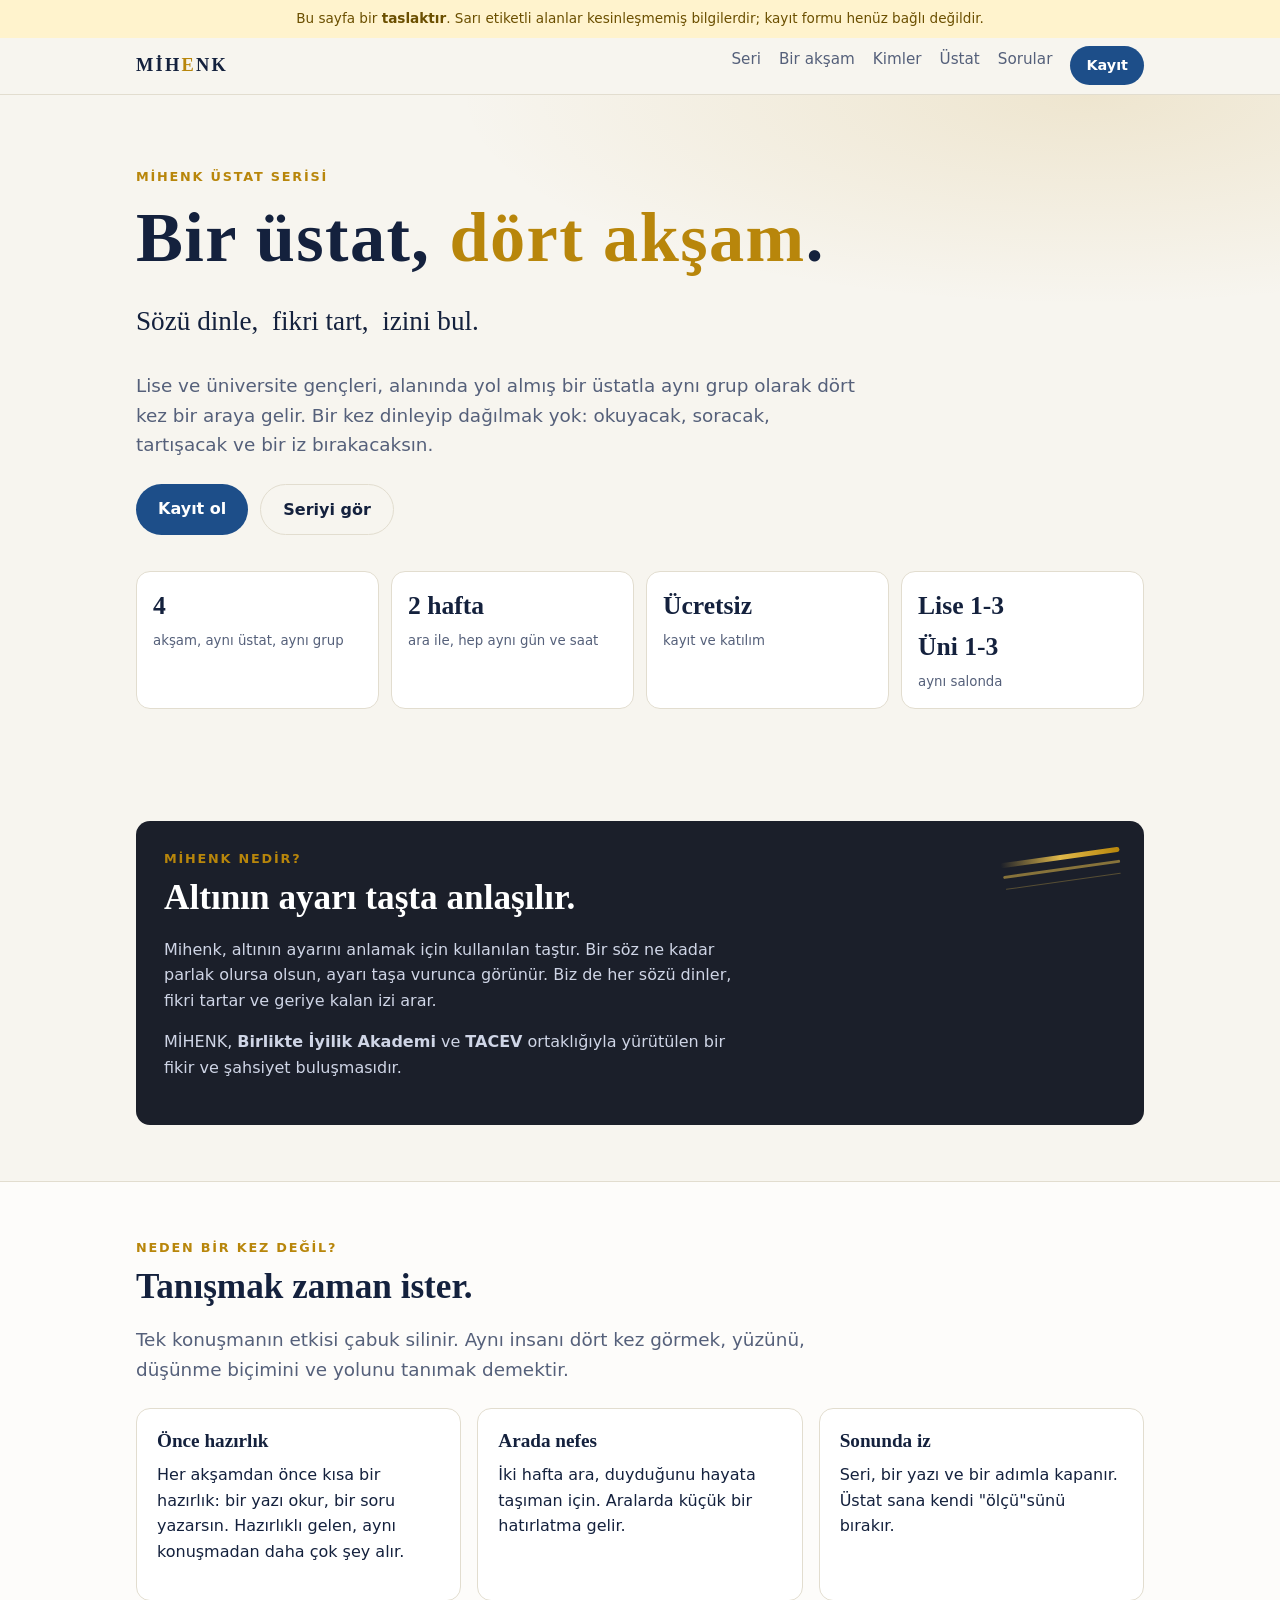
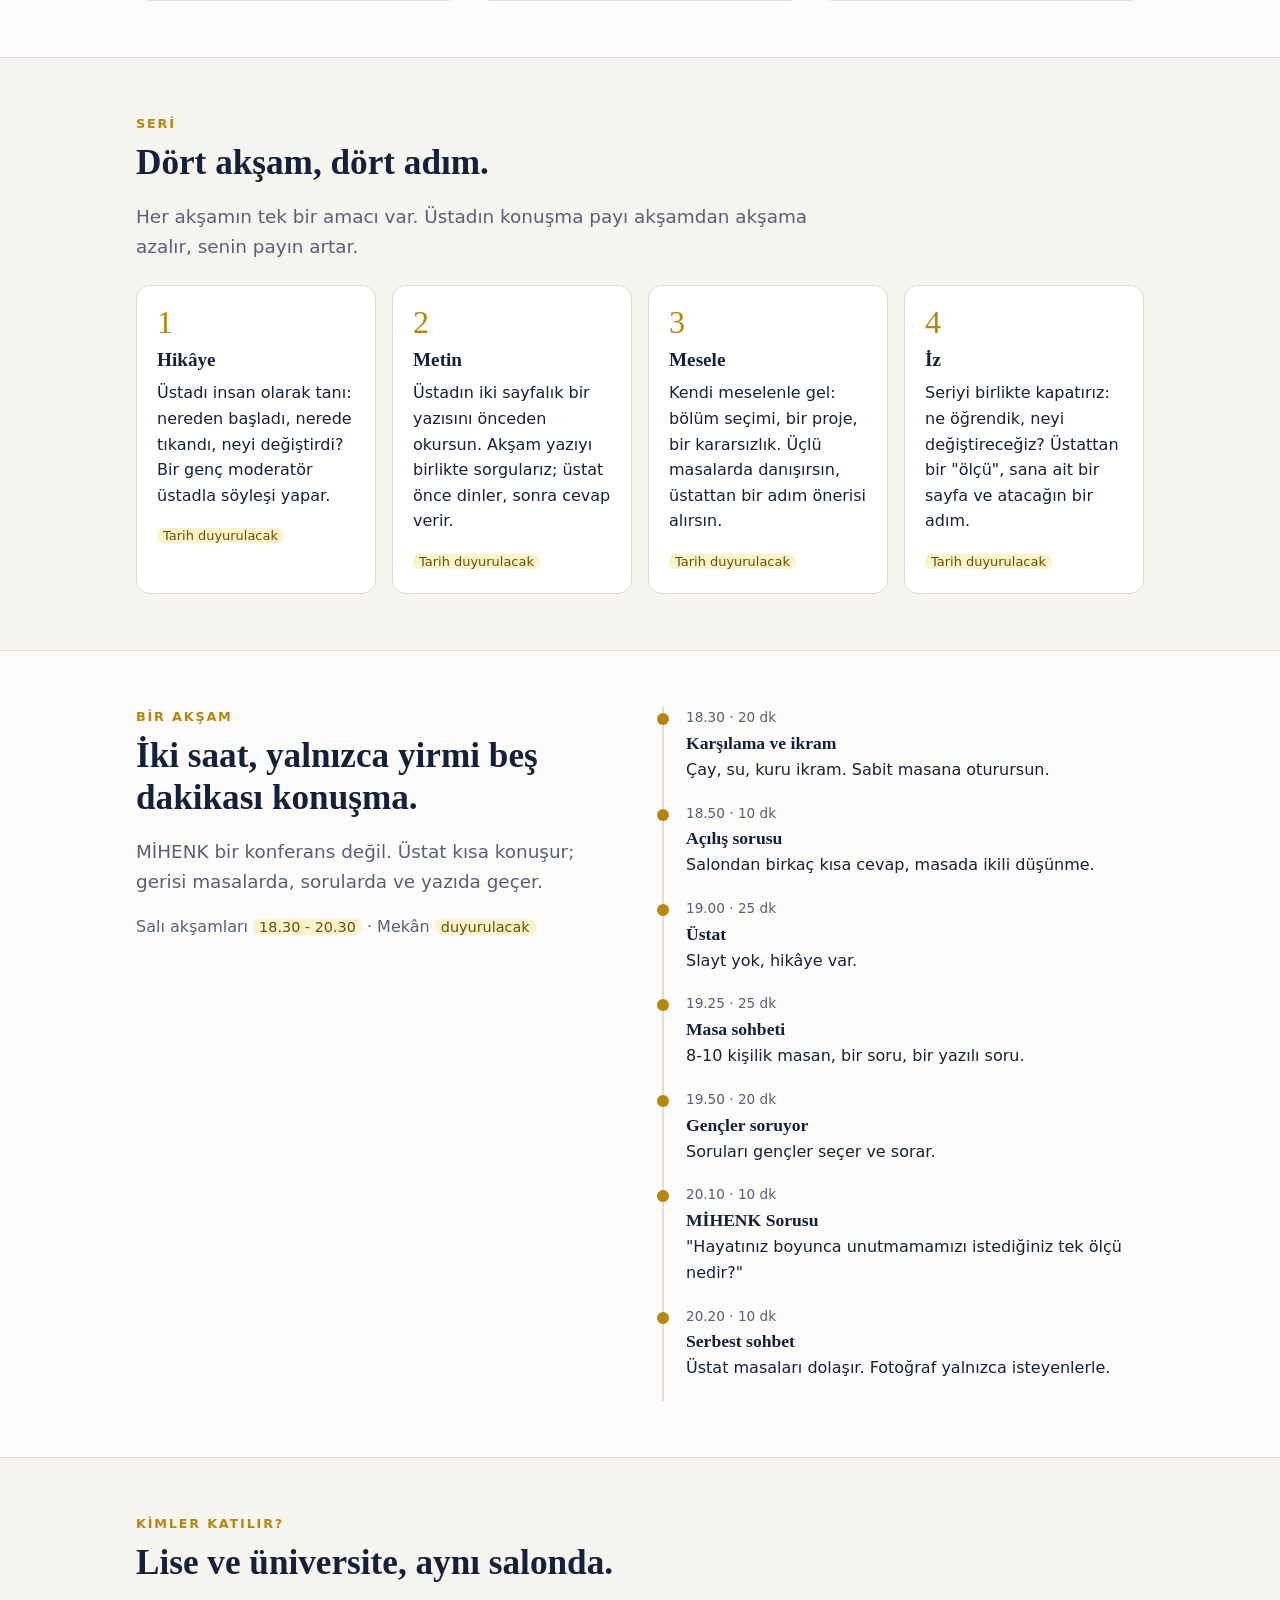
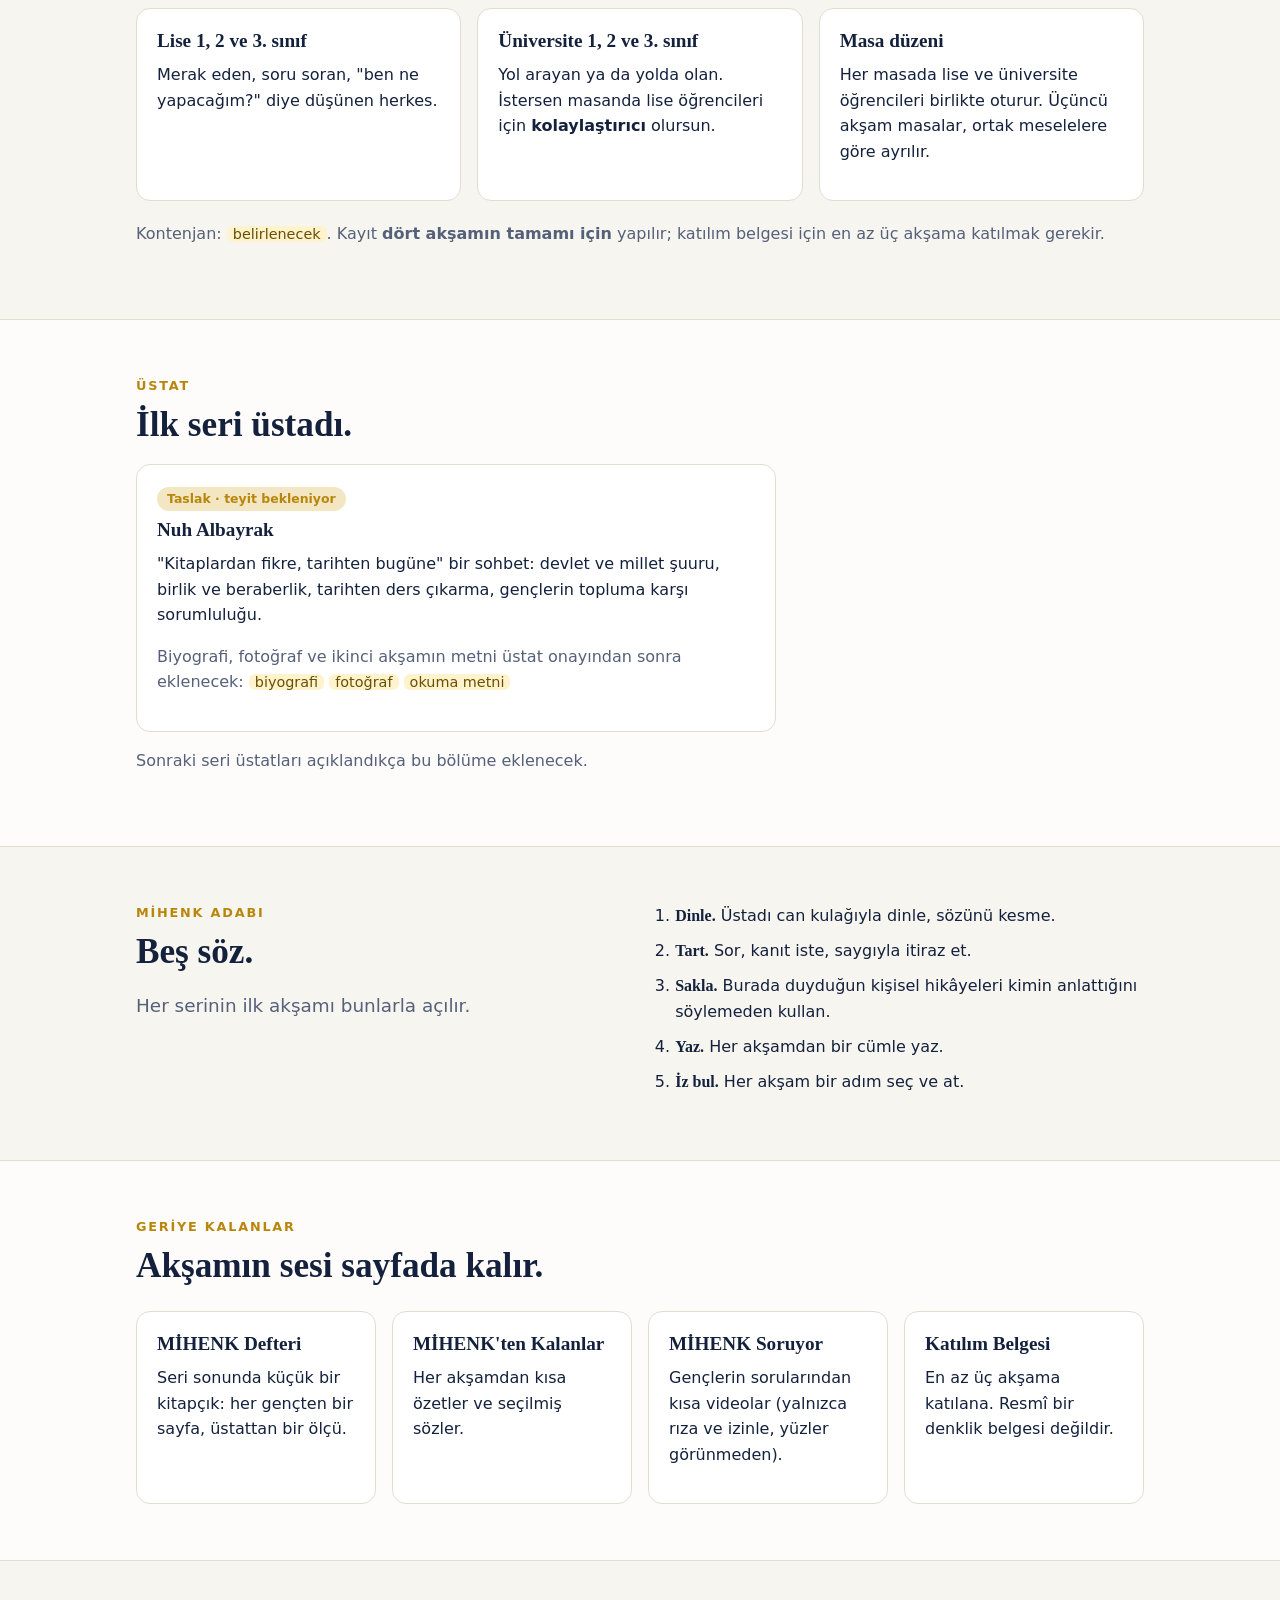
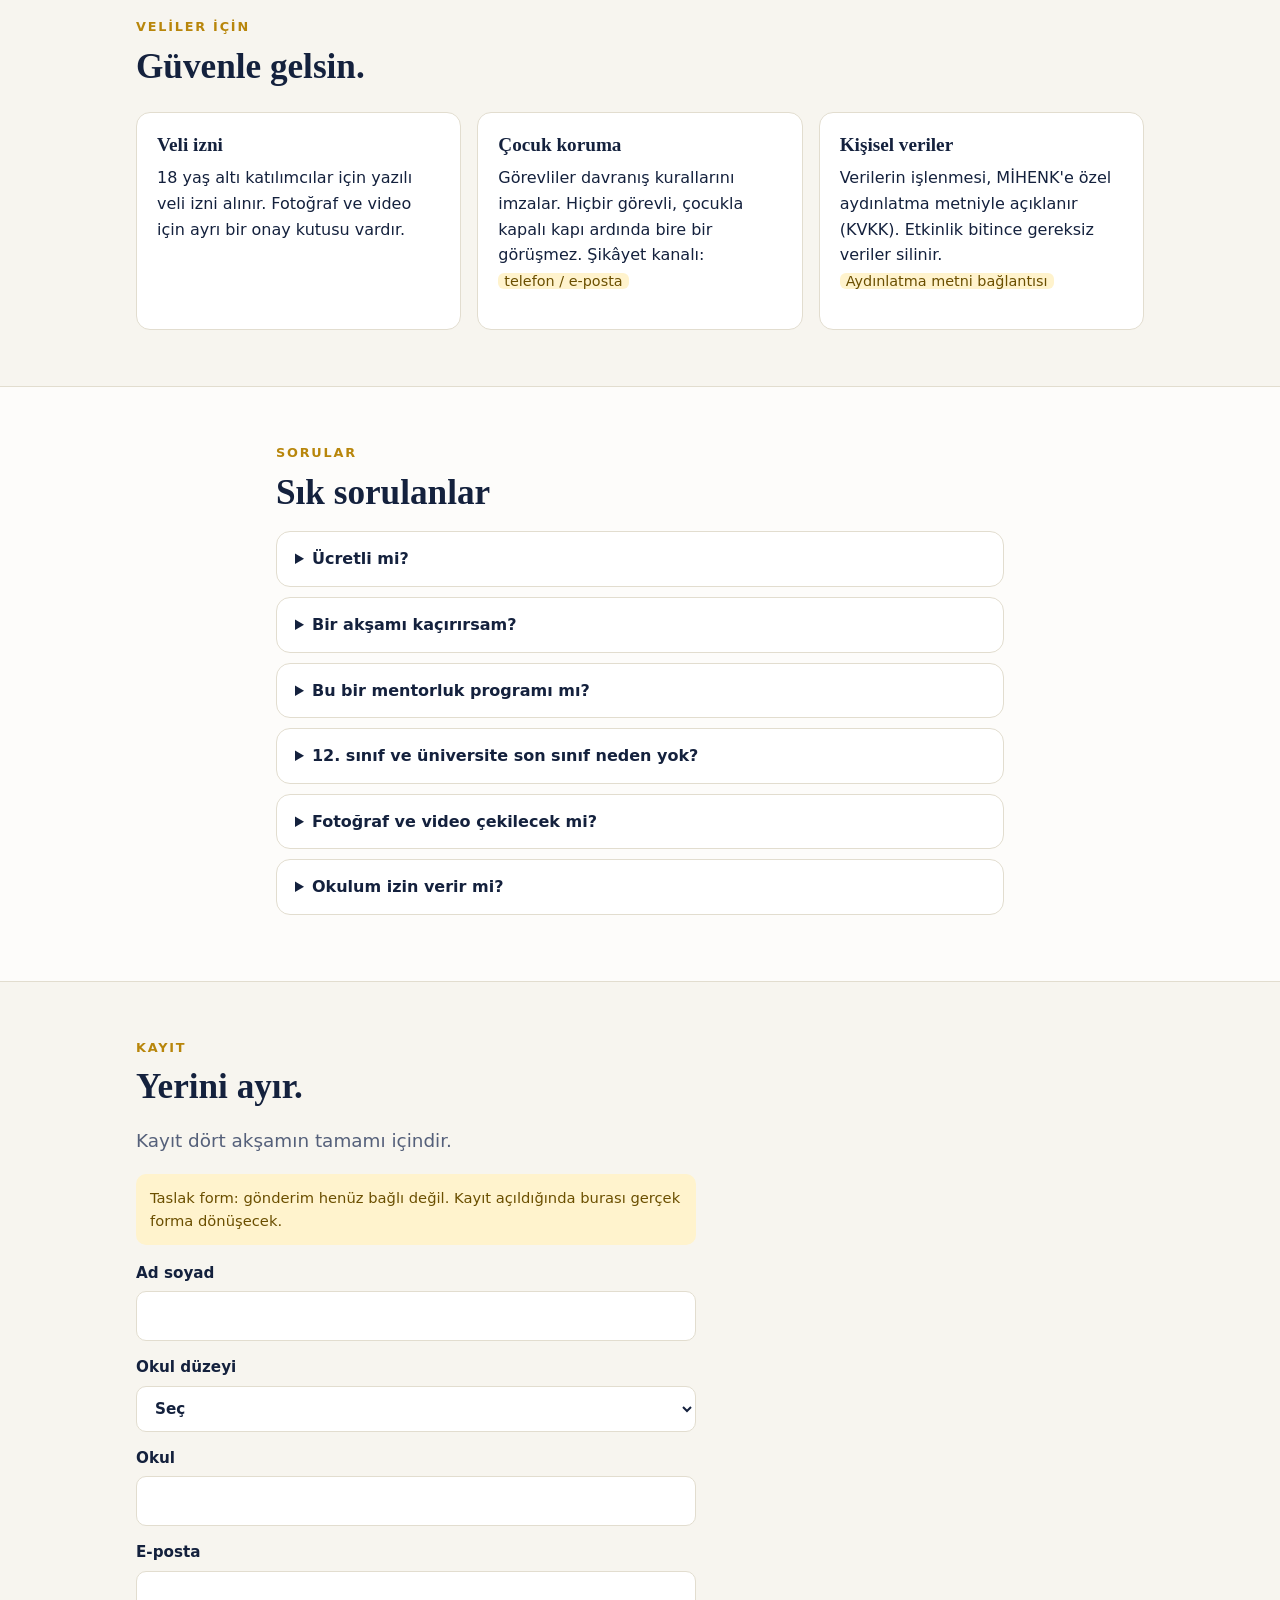
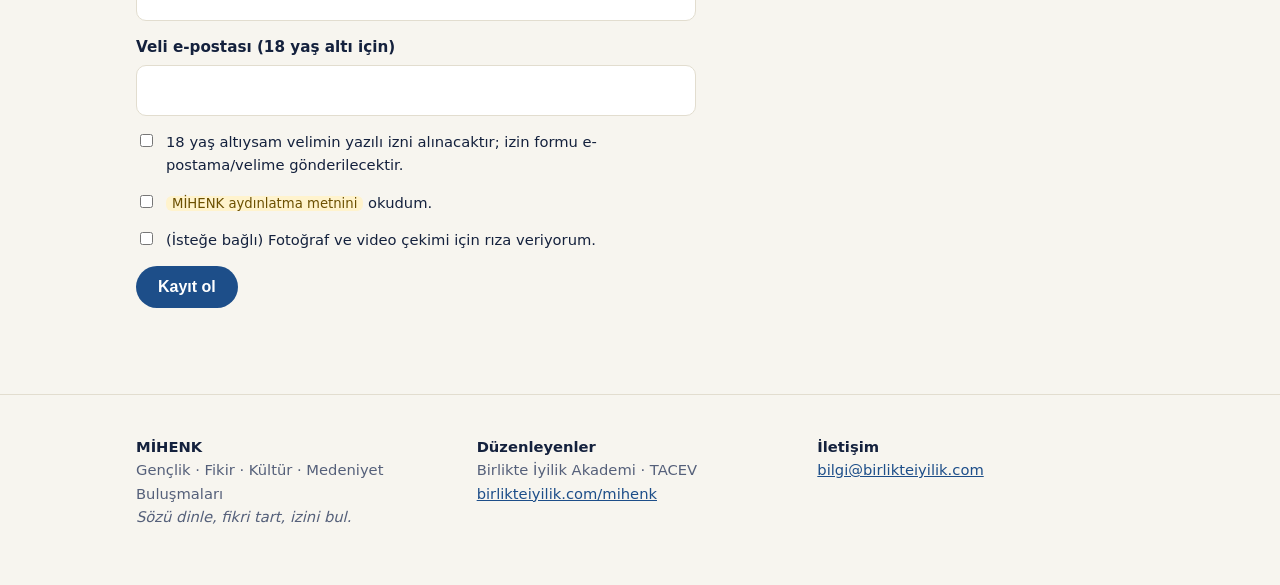
<file: mihenk-proje/site-taslak/index.html>
<!DOCTYPE html>
<html lang="tr">
<head>
<meta charset="UTF-8">
<meta name="viewport" content="width=device-width, initial-scale=1">
<title>MİHENK Üstat Serisi</title>
<meta name="description" content="Lise ve üniversite gençleri için, bir üstatla dört akşam. Sözü dinle, fikri tart, izini bul.">
<style>
  :root {
    --bg: #f7f5ef;
    --surface: #ffffff;
    --ink: #14213d;
    --muted: #55607a;
    --line: #e2ddcf;
    --brand: #1d4e89;
    --brand-ink: #ffffff;
    --gold: #b8860b;
    --gold-soft: #f3e7c3;
    --stone: #1b1f2a;
    --todo-bg: #fff3cd;
    --todo-ink: #6b4f00;
    --radius: 14px;
    --serif: "Iowan Old Style", "Palatino Linotype", Palatino, Georgia, "Times New Roman", serif;
    --sans: system-ui, -apple-system, "Segoe UI", Roboto, "Helvetica Neue", Arial, sans-serif;
  }
  @media (prefers-color-scheme: dark) {
    :root:not([data-theme="light"]) {
      --bg: #0f1522;
      --surface: #172033;
      --ink: #eef1f8;
      --muted: #a4aec6;
      --line: #27324a;
      --brand: #6fa8e8;
      --brand-ink: #0b1220;
      --gold: #e0b84a;
      --gold-soft: #2c2813;
      --stone: #070a11;
      --todo-bg: #3a2f08;
      --todo-ink: #f3d77a;
    }
  }
  :root[data-theme="dark"] {
    --bg: #0f1522; --surface: #172033; --ink: #eef1f8; --muted: #a4aec6; --line: #27324a;
    --brand: #6fa8e8; --brand-ink: #0b1220; --gold: #e0b84a; --gold-soft: #2c2813; --stone: #070a11;
    --todo-bg: #3a2f08; --todo-ink: #f3d77a;
  }

  * { box-sizing: border-box; }
  html { scroll-behavior: smooth; }
  body {
    margin: 0;
    background: var(--bg);
    color: var(--ink);
    font-family: var(--sans);
    line-height: 1.6;
    -webkit-text-size-adjust: 100%;
  }
  a { color: var(--brand); }
  .wrap { max-width: 1040px; margin: 0 auto; padding: 0 16px; }
  h1, h2, h3 { font-family: var(--serif); line-height: 1.2; margin: 0 0 .5em; }
  h2 { font-size: clamp(1.6rem, 4vw, 2.2rem); }
  h3 { font-size: 1.2rem; }
  p { margin: 0 0 1em; }
  section { padding: 56px 0; }
  .eyebrow { font-size: .8rem; letter-spacing: .14em; text-transform: uppercase; color: var(--gold); font-weight: 700; margin-bottom: .6em; }
  .lead { font-size: 1.15rem; color: var(--muted); max-width: 62ch; }

  /* taslak bandı */
  .draft-bar { background: var(--todo-bg); color: var(--todo-ink); font-size: .85rem; text-align: center; padding: 8px 16px; }
  .todo { background: var(--todo-bg); color: var(--todo-ink); border-radius: 6px; padding: 0 6px; font-size: .9em; white-space: nowrap; }

  /* üst menü */
  header.top { position: sticky; top: 0; z-index: 10; background: color-mix(in srgb, var(--bg) 92%, transparent); backdrop-filter: blur(8px); border-bottom: 1px solid var(--line); }
  header.top .wrap { display: flex; align-items: center; justify-content: space-between; height: 56px; gap: 12px; }
  .logo { font-family: var(--serif); font-weight: 700; letter-spacing: .12em; font-size: 1.15rem; color: var(--ink); text-decoration: none; }
  .logo span { color: var(--gold); }
  nav ul { display: flex; gap: 18px; list-style: none; margin: 0; padding: 0; }
  nav a { text-decoration: none; color: var(--muted); font-size: .95rem; }
  nav a:hover { color: var(--ink); }
  @media (max-width: 760px) { nav ul li:not(:last-child) { display: none; } }
  .btn { display: inline-block; background: var(--brand); color: var(--brand-ink); text-decoration: none; padding: 12px 22px; border-radius: 999px; font-weight: 600; border: 0; font-size: 1rem; cursor: pointer; }
  .btn.ghost { background: transparent; color: var(--ink); border: 1px solid var(--line); }
  .btn.small { padding: 8px 16px; font-size: .9rem; }

  /* hero */
  .hero { padding: 72px 0 56px; background:
      radial-gradient(900px 300px at 85% 0%, color-mix(in srgb, var(--gold) 14%, transparent), transparent 70%),
      var(--bg); }
  .hero h1 { font-size: clamp(2.4rem, 8vw, 4.4rem); letter-spacing: .02em; margin-bottom: .3em; }
  .hero h1 em { font-style: normal; color: var(--gold); }
  .motto { font-family: var(--serif); font-size: clamp(1.2rem, 3.4vw, 1.7rem); margin-bottom: 1em; }
  .motto span { display: inline-block; margin-right: .5em; }
  .hero .cta { display: flex; flex-wrap: wrap; gap: 12px; margin-top: 24px; }
  .facts { display: grid; grid-template-columns: repeat(auto-fit, minmax(150px, 1fr)); gap: 12px; margin-top: 36px; }
  .fact { background: var(--surface); border: 1px solid var(--line); border-radius: var(--radius); padding: 14px 16px; }
  .fact b { display: block; font-family: var(--serif); font-size: 1.6rem; }
  .fact small { color: var(--muted); }

  /* mihenk taşı */
  .stone { background: var(--stone); color: #e9ecf5; border-radius: var(--radius); padding: 28px; position: relative; overflow: hidden; }
  .stone::after { content: ""; position: absolute; right: 24px; top: 34px; width: 120px; height: 5px; background: linear-gradient(90deg, transparent, #e0b84a, #b8860b); transform: rotate(-8deg); border-radius: 4px; box-shadow: 0 12px 0 -1px rgba(224,184,74,.55), 0 24px 0 -2px rgba(224,184,74,.3); }
  @media (max-width: 700px) { .stone::after { display: none; } }
  .stone h2, .stone h3 { color: #fff; }
  .stone p { color: #cfd5e6; max-width: 56ch; }

  .grid { display: grid; gap: 16px; }
  .grid.c3 { grid-template-columns: repeat(auto-fit, minmax(240px, 1fr)); }
  .grid.c4 { grid-template-columns: repeat(auto-fit, minmax(220px, 1fr)); }
  .card { background: var(--surface); border: 1px solid var(--line); border-radius: var(--radius); padding: 20px; }
  .card .num { font-family: var(--serif); color: var(--gold); font-size: 2rem; line-height: 1; margin-bottom: .3em; }
  .card .date { color: var(--muted); font-size: .9rem; margin-top: .5em; }
  .tag { display: inline-block; font-size: .78rem; padding: 2px 10px; border-radius: 999px; background: var(--gold-soft); color: var(--gold); font-weight: 600; margin-bottom: .6em; }

  /* akış */
  .timeline { list-style: none; margin: 0; padding: 0; border-left: 2px solid var(--line); margin-left: 6px; }
  .timeline li { position: relative; padding: 0 0 20px 22px; }
  .timeline li::before { content: ""; position: absolute; left: -7px; top: 6px; width: 12px; height: 12px; border-radius: 50%; background: var(--gold); }
  .timeline time { display: block; font-size: .85rem; color: var(--muted); font-variant-numeric: tabular-nums; }
  .timeline b { font-family: var(--serif); font-size: 1.1rem; }

  .alt { background: color-mix(in srgb, var(--surface) 70%, var(--bg)); border-top: 1px solid var(--line); border-bottom: 1px solid var(--line); }

  ol.adab { margin: 0; padding-left: 1.2em; }
  ol.adab li { margin-bottom: .6em; }
  ol.adab b { font-family: var(--serif); }

  details { background: var(--surface); border: 1px solid var(--line); border-radius: var(--radius); padding: 14px 18px; margin-bottom: 10px; }
  summary { cursor: pointer; font-weight: 600; }
  details p { margin: .6em 0 0; color: var(--muted); }

  /* form */
  form { display: grid; gap: 14px; max-width: 560px; }
  label { font-weight: 600; font-size: .95rem; display: grid; gap: 6px; }
  input[type=text], input[type=email], select { width: 100%; padding: 12px 14px; border-radius: 10px; border: 1px solid var(--line); background: var(--surface); color: var(--ink); font: inherit; }
  .check { display: flex; gap: 10px; align-items: flex-start; font-weight: 400; font-size: .92rem; }
  .check input { margin-top: 4px; }
  .notice { background: var(--todo-bg); color: var(--todo-ink); border-radius: 10px; padding: 12px 14px; font-size: .92rem; }

  footer { padding: 40px 0 56px; border-top: 1px solid var(--line); color: var(--muted); font-size: .92rem; }
  footer .wrap { display: grid; gap: 14px; grid-template-columns: repeat(auto-fit, minmax(240px, 1fr)); }
  :focus-visible { outline: 3px solid var(--gold); outline-offset: 2px; }
</style>
</head>
<body>

<div class="draft-bar" role="note">Bu sayfa bir <b>taslaktır</b>. Sarı etiketli alanlar kesinleşmemiş bilgilerdir; kayıt formu henüz bağlı değildir.</div>

<header class="top">
  <div class="wrap">
    <a class="logo" href="#top">MİH<span>E</span>NK</a>
    <nav aria-label="Ana menü">
      <ul>
        <li><a href="#seri">Seri</a></li>
        <li><a href="#aksam">Bir akşam</a></li>
        <li><a href="#kimler">Kimler</a></li>
        <li><a href="#ustat">Üstat</a></li>
        <li><a href="#sss">Sorular</a></li>
        <li><a class="btn small" href="#kayit">Kayıt</a></li>
      </ul>
    </nav>
  </div>
</header>

<main id="top">

<!-- HERO -->
<section class="hero">
  <div class="wrap">
    <div class="eyebrow">MİHENK Üstat Serisi</div>
    <h1>Bir üstat, <em>dört akşam</em>.</h1>
    <p class="motto"><span>Sözü dinle,</span><span>fikri tart,</span><span>izini bul.</span></p>
    <p class="lead">Lise ve üniversite gençleri, alanında yol almış bir üstatla aynı grup olarak dört kez bir araya gelir. Bir kez dinleyip dağılmak yok: okuyacak, soracak, tartışacak ve bir iz bırakacaksın.</p>
    <div class="cta">
      <a class="btn" href="#kayit">Kayıt ol</a>
      <a class="btn ghost" href="#seri">Seriyi gör</a>
    </div>
    <div class="facts">
      <div class="fact"><b>4</b><small>akşam, aynı üstat, aynı grup</small></div>
      <div class="fact"><b>2 hafta</b><small>ara ile, hep aynı gün ve saat</small></div>
      <div class="fact"><b>Ücretsiz</b><small>kayıt ve katılım</small></div>
      <div class="fact"><b>Lise 1-3<br>Üni 1-3</b><small>aynı salonda</small></div>
    </div>
  </div>
</section>

<!-- MİHENK NEDİR -->
<section>
  <div class="wrap">
    <div class="stone">
      <div class="eyebrow">Mihenk nedir?</div>
      <h2>Altının ayarı taşta anlaşılır.</h2>
      <p>Mihenk, altının ayarını anlamak için kullanılan taştır. Bir söz ne kadar parlak olursa olsun, ayarı taşa vurunca görünür. Biz de her sözü dinler, fikri tartar ve geriye kalan izi arar.</p>
      <p>MİHENK, <b>Birlikte İyilik Akademi</b> ve <b>TACEV</b> ortaklığıyla yürütülen bir fikir ve şahsiyet buluşmasıdır.</p>
    </div>
  </div>
</section>

<!-- NEDEN DÖRT KEZ -->
<section class="alt">
  <div class="wrap">
    <div class="eyebrow">Neden bir kez değil?</div>
    <h2>Tanışmak zaman ister.</h2>
    <p class="lead">Tek konuşmanın etkisi çabuk silinir. Aynı insanı dört kez görmek, yüzünü, düşünme biçimini ve yolunu tanımak demektir.</p>
    <div class="grid c3" style="margin-top:24px">
      <div class="card"><h3>Önce hazırlık</h3><p>Her akşamdan önce kısa bir hazırlık: bir yazı okur, bir soru yazarsın. Hazırlıklı gelen, aynı konuşmadan daha çok şey alır.</p></div>
      <div class="card"><h3>Arada nefes</h3><p>İki hafta ara, duyduğunu hayata taşıman için. Aralarda küçük bir hatırlatma gelir.</p></div>
      <div class="card"><h3>Sonunda iz</h3><p>Seri, bir yazı ve bir adımla kapanır. Üstat sana kendi "ölçü"sünü bırakır.</p></div>
    </div>
  </div>
</section>

<!-- SERİ -->
<section id="seri">
  <div class="wrap">
    <div class="eyebrow">Seri</div>
    <h2>Dört akşam, dört adım.</h2>
    <p class="lead">Her akşamın tek bir amacı var. Üstadın konuşma payı akşamdan akşama azalır, senin payın artar.</p>
    <div class="grid c4" style="margin-top:24px">
      <article class="card">
        <div class="num">1</div><h3>Hikâye</h3>
        <p>Üstadı insan olarak tanı: nereden başladı, nerede tıkandı, neyi değiştirdi? Bir genç moderatör üstadla söyleşi yapar.</p>
        <div class="date"><span class="todo">Tarih duyurulacak</span></div>
      </article>
      <article class="card">
        <div class="num">2</div><h3>Metin</h3>
        <p>Üstadın iki sayfalık bir yazısını önceden okursun. Akşam yazıyı birlikte sorgularız; üstat önce dinler, sonra cevap verir.</p>
        <div class="date"><span class="todo">Tarih duyurulacak</span></div>
      </article>
      <article class="card">
        <div class="num">3</div><h3>Mesele</h3>
        <p>Kendi meselenle gel: bölüm seçimi, bir proje, bir kararsızlık. Üçlü masalarda danışırsın, üstattan bir adım önerisi alırsın.</p>
        <div class="date"><span class="todo">Tarih duyurulacak</span></div>
      </article>
      <article class="card">
        <div class="num">4</div><h3>İz</h3>
        <p>Seriyi birlikte kapatırız: ne öğrendik, neyi değiştireceğiz? Üstattan bir "ölçü", sana ait bir sayfa ve atacağın bir adım.</p>
        <div class="date"><span class="todo">Tarih duyurulacak</span></div>
      </article>
    </div>
  </div>
</section>

<!-- BİR AKŞAM -->
<section id="aksam" class="alt">
  <div class="wrap" style="display:grid; gap:32px; grid-template-columns:repeat(auto-fit,minmax(300px,1fr)); align-items:start">
    <div>
      <div class="eyebrow">Bir akşam</div>
      <h2>İki saat, yalnızca yirmi beş dakikası konuşma.</h2>
      <p class="lead">MİHENK bir konferans değil. Üstat kısa konuşur; gerisi masalarda, sorularda ve yazıda geçer.</p>
      <p style="color:var(--muted)">Salı akşamları <span class="todo">18.30 - 20.30</span> · Mekân <span class="todo">duyurulacak</span></p>
    </div>
    <ol class="timeline">
      <li><time>18.30 · 20 dk</time><b>Karşılama ve ikram</b><br>Çay, su, kuru ikram. Sabit masana oturursun.</li>
      <li><time>18.50 · 10 dk</time><b>Açılış sorusu</b><br>Salondan birkaç kısa cevap, masada ikili düşünme.</li>
      <li><time>19.00 · 25 dk</time><b>Üstat</b><br>Slayt yok, hikâye var.</li>
      <li><time>19.25 · 25 dk</time><b>Masa sohbeti</b><br>8-10 kişilik masan, bir soru, bir yazılı soru.</li>
      <li><time>19.50 · 20 dk</time><b>Gençler soruyor</b><br>Soruları gençler seçer ve sorar.</li>
      <li><time>20.10 · 10 dk</time><b>MİHENK Sorusu</b><br>"Hayatınız boyunca unutmamamızı istediğiniz tek ölçü nedir?"</li>
      <li><time>20.20 · 10 dk</time><b>Serbest sohbet</b><br>Üstat masaları dolaşır. Fotoğraf yalnızca isteyenlerle.</li>
    </ol>
  </div>
</section>

<!-- KİMLER -->
<section id="kimler">
  <div class="wrap">
    <div class="eyebrow">Kimler katılır?</div>
    <h2>Lise ve üniversite, aynı salonda.</h2>
    <div class="grid c3" style="margin-top:24px">
      <div class="card"><h3>Lise 1, 2 ve 3. sınıf</h3><p>Merak eden, soru soran, "ben ne yapacağım?" diye düşünen herkes.</p></div>
      <div class="card"><h3>Üniversite 1, 2 ve 3. sınıf</h3><p>Yol arayan ya da yolda olan. İstersen masanda lise öğrencileri için <b>kolaylaştırıcı</b> olursun.</p></div>
      <div class="card"><h3>Masa düzeni</h3><p>Her masada lise ve üniversite öğrencileri birlikte oturur. Üçüncü akşam masalar, ortak meselelere göre ayrılır.</p></div>
    </div>
    <p style="margin-top:20px; color:var(--muted)">Kontenjan: <span class="todo">belirlenecek</span>. Kayıt <b>dört akşamın tamamı için</b> yapılır; katılım belgesi için en az üç akşama katılmak gerekir.</p>
  </div>
</section>

<!-- ÜSTAT -->
<section id="ustat" class="alt">
  <div class="wrap">
    <div class="eyebrow">Üstat</div>
    <h2>İlk seri üstadı.</h2>
    <div class="card" style="max-width:640px">
      <span class="tag">Taslak · teyit bekleniyor</span>
      <h3>Nuh Albayrak</h3>
      <p>"Kitaplardan fikre, tarihten bugüne" bir sohbet: devlet ve millet şuuru, birlik ve beraberlik, tarihten ders çıkarma, gençlerin topluma karşı sorumluluğu.</p>
      <p style="color:var(--muted)">Biyografi, fotoğraf ve ikinci akşamın metni üstat onayından sonra eklenecek: <span class="todo">biyografi</span> <span class="todo">fotoğraf</span> <span class="todo">okuma metni</span></p>
    </div>
    <p style="margin-top:16px; color:var(--muted)">Sonraki seri üstatları açıklandıkça bu bölüme eklenecek.</p>
  </div>
</section>

<!-- ADAP -->
<section>
  <div class="wrap" style="display:grid; gap:32px; grid-template-columns:repeat(auto-fit,minmax(300px,1fr))">
    <div>
      <div class="eyebrow">MİHENK adabı</div>
      <h2>Beş söz.</h2>
      <p class="lead">Her serinin ilk akşamı bunlarla açılır.</p>
    </div>
    <ol class="adab">
      <li><b>Dinle.</b> Üstadı can kulağıyla dinle, sözünü kesme.</li>
      <li><b>Tart.</b> Sor, kanıt iste, saygıyla itiraz et.</li>
      <li><b>Sakla.</b> Burada duyduğun kişisel hikâyeleri kimin anlattığını söylemeden kullan.</li>
      <li><b>Yaz.</b> Her akşamdan bir cümle yaz.</li>
      <li><b>İz bul.</b> Her akşam bir adım seç ve at.</li>
    </ol>
  </div>
</section>

<!-- ÇIKTILAR -->
<section class="alt">
  <div class="wrap">
    <div class="eyebrow">Geriye kalanlar</div>
    <h2>Akşamın sesi sayfada kalır.</h2>
    <div class="grid c4" style="margin-top:24px">
      <div class="card"><h3>MİHENK Defteri</h3><p>Seri sonunda küçük bir kitapçık: her gençten bir sayfa, üstattan bir ölçü.</p></div>
      <div class="card"><h3>MİHENK'ten Kalanlar</h3><p>Her akşamdan kısa özetler ve seçilmiş sözler.</p></div>
      <div class="card"><h3>MİHENK Soruyor</h3><p>Gençlerin sorularından kısa videolar (yalnızca rıza ve izinle, yüzler görünmeden).</p></div>
      <div class="card"><h3>Katılım Belgesi</h3><p>En az üç akşama katılana. Resmî bir denklik belgesi değildir.</p></div>
    </div>
  </div>
</section>

<!-- VELİLER -->
<section>
  <div class="wrap">
    <div class="eyebrow">Veliler için</div>
    <h2>Güvenle gelsin.</h2>
    <div class="grid c3" style="margin-top:24px">
      <div class="card"><h3>Veli izni</h3><p>18 yaş altı katılımcılar için yazılı veli izni alınır. Fotoğraf ve video için ayrı bir onay kutusu vardır.</p></div>
      <div class="card"><h3>Çocuk koruma</h3><p>Görevliler davranış kurallarını imzalar. Hiçbir görevli, çocukla kapalı kapı ardında bire bir görüşmez. Şikâyet kanalı: <span class="todo">telefon / e-posta</span></p></div>
      <div class="card"><h3>Kişisel veriler</h3><p>Verilerin işlenmesi, MİHENK'e özel aydınlatma metniyle açıklanır (KVKK). Etkinlik bitince gereksiz veriler silinir. <span class="todo">Aydınlatma metni bağlantısı</span></p></div>
    </div>
  </div>
</section>

<!-- SSS -->
<section id="sss" class="alt">
  <div class="wrap" style="max-width:760px">
    <div class="eyebrow">Sorular</div>
    <h2>Sık sorulanlar</h2>
    <details><summary>Ücretli mi?</summary><p>Hayır, kayıt ve katılım ücretsizdir.</p></details>
    <details><summary>Bir akşamı kaçırırsam?</summary><p>Kayıt dört akşamın tamamı içindir. Katılım belgesi için en az üç akşama katılman gerekir. İlk akşam özellikle önemlidir; mazeretin olursa bize yaz.</p></details>
    <details><summary>Bu bir mentorluk programı mı?</summary><p>Hayır. MİHENK, bir üstatla yapılandırılmış bir tanışma serisidir. Amaç; ilham almak, sorgulamayı öğrenmek ve bir sonraki adımı belirlemek. Kalıcı bir mentorluk ilişkisi vaat etmiyoruz.</p></details>
    <details><summary>12. sınıf ve üniversite son sınıf neden yok?</summary><p>Sınav ve kariyer yükü nedeniyle ilk seride lise 1-3 ve üniversite 1-3 ile başlıyoruz. Sonraki serilerde yeniden değerlendirilecek. <span class="todo">Karar bekleniyor</span></p></details>
    <details><summary>Fotoğraf ve video çekilecek mi?</summary><p>Evet, ancak yalnızca rızası olan katılımcılarla. Çekim yapılmayan bir bölge ayrılır. 18 yaş altı katılımcıların adı ve yüzü yayınlanmaz.</p></details>
    <details><summary>Okulum izin verir mi?</summary><p>Bireysel olarak kayıt olabilirsin. Okul üzerinden duyuru ve katılım için gerekli izinler kurumumuz tarafından ilgili Milli Eğitim Müdürlüğü ile yürütülür. <span class="todo">MEM süreci netleşecek</span></p></details>
  </div>
</section>

<!-- KAYIT -->
<section id="kayit">
  <div class="wrap">
    <div class="eyebrow">Kayıt</div>
    <h2>Yerini ayır.</h2>
    <p class="lead">Kayıt dört akşamın tamamı içindir.</p>
    <div class="notice" style="max-width:560px; margin-bottom:16px">Taslak form: gönderim henüz bağlı değil. Kayıt açıldığında burası gerçek forma dönüşecek.</div>

    <form id="kayit-formu" novalidate>
      <label>Ad soyad
        <input type="text" name="ad" autocomplete="name" required>
      </label>
      <label>Okul düzeyi
        <select name="duzey" required>
          <option value="">Seç</option>
          <option>Lise 1. sınıf</option><option>Lise 2. sınıf</option><option>Lise 3. sınıf</option>
          <option>Üniversite 1. sınıf</option><option>Üniversite 2. sınıf</option><option>Üniversite 3. sınıf</option>
        </select>
      </label>
      <label>Okul
        <input type="text" name="okul" required>
      </label>
      <label>E-posta
        <input type="email" name="eposta" autocomplete="email" required>
      </label>
      <label>Veli e-postası (18 yaş altı için)
        <input type="email" name="veli">
      </label>
      <label class="check"><input type="checkbox" name="veliizni"> 18 yaş altıysam velimin yazılı izni alınacaktır; izin formu e-postama/velime gönderilecektir.</label>
      <label class="check"><input type="checkbox" name="kvkk"> <span><span class="todo">MİHENK aydınlatma metnini</span> okudum.</span></label>
      <label class="check"><input type="checkbox" name="foto"> (İsteğe bağlı) Fotoğraf ve video çekimi için rıza veriyorum.</label>
      <div><button class="btn" type="submit">Kayıt ol</button></div>
      <p id="form-sonuc" role="status" style="color:var(--muted)"></p>
    </form>
  </div>
</section>

</main>

<footer>
  <div class="wrap">
    <div>
      <b style="color:var(--ink)">MİHENK</b><br>
      Gençlik · Fikir · Kültür · Medeniyet Buluşmaları<br>
      <i>Sözü dinle, fikri tart, izini bul.</i>
    </div>
    <div>
      <b style="color:var(--ink)">Düzenleyenler</b><br>
      Birlikte İyilik Akademi · TACEV<br>
      <a href="https://birlikteiyilik.com/mihenk">birlikteiyilik.com/mihenk</a>
    </div>
    <div>
      <b style="color:var(--ink)">İletişim</b><br>
      <a href="mailto:bilgi@birlikteiyilik.com">bilgi@birlikteiyilik.com</a>
    </div>
  </div>
</footer>

<script>
  document.getElementById('kayit-formu').addEventListener('submit', function (e) {
    e.preventDefault();
    document.getElementById('form-sonuc').textContent = 'Bu form taslaktır; hiçbir veri gönderilmedi.';
  });
</script>
</body>
</html>
</file>
